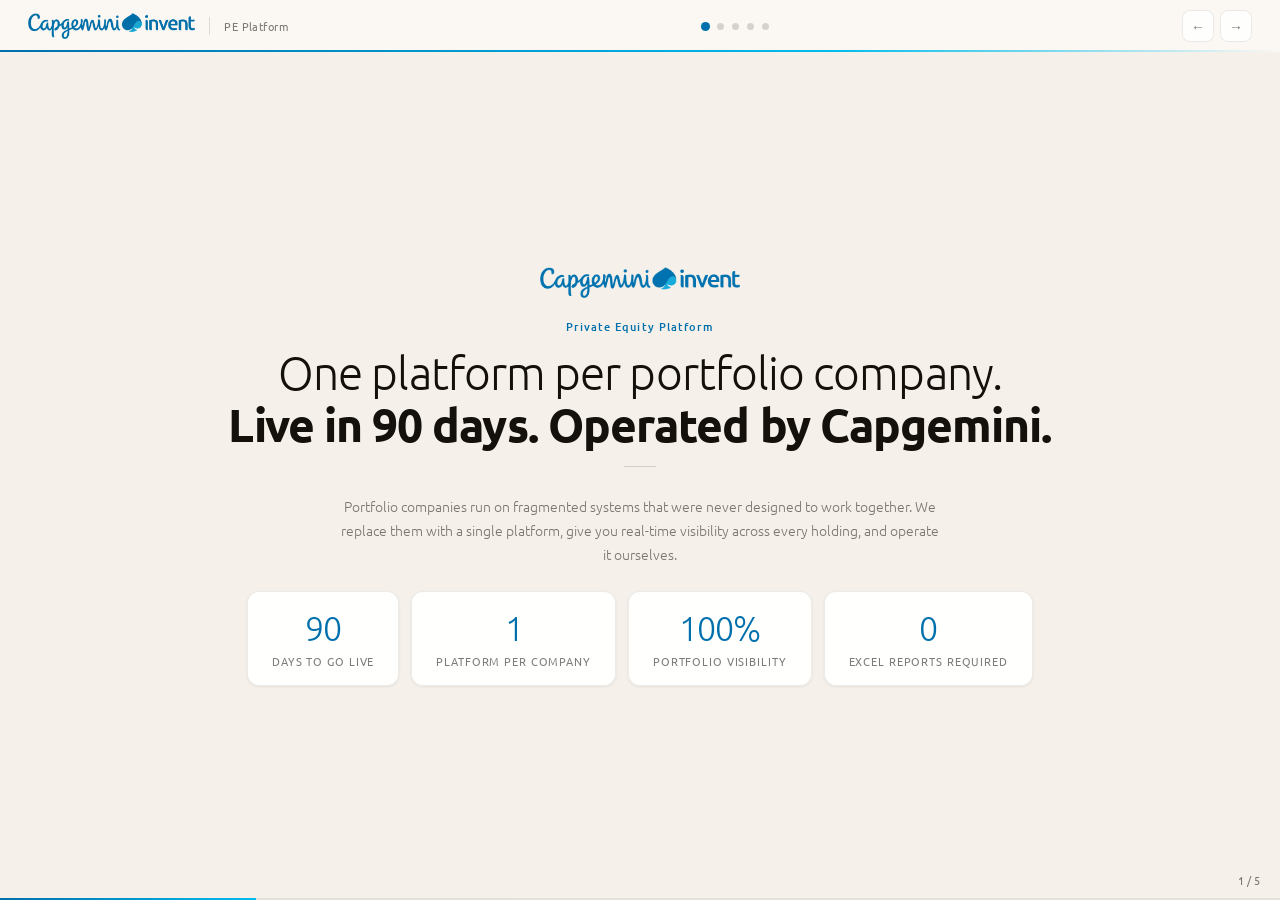
<file: index.html>
<!DOCTYPE html>
<html lang="en">
<head>
<meta charset="UTF-8" />
<meta name="viewport" content="width=device-width, initial-scale=1.0" />
<title>Capgemini Invent – PE Platform</title>
<link rel="stylesheet" href="./design-system/pe-design-system.css">
<script src="https://cdnjs.cloudflare.com/ajax/libs/gsap/3.12.5/gsap.min.js"></script>
<script src="./design-system/pe-design-system.js"></script>
<style>/* Seiten-spezifische Overrides hier einfügen — derzeit keine */</style>
</head>
<body>
  <video id="bg-video" autoplay muted loop playsinline>
    <source src="bg_video.mp4" type="video/mp4">
  </video>
  <div id="bg-overlay"></div>
  <div id="app">
    <nav>
      <div class="nav-brand">
        <img src="capgemini-logo.png" alt="Capgemini Invent" style="height:26px;mix-blend-mode:multiply;">
        <div class="nav-sep"></div>
        <div class="nav-sub">PE Platform</div>
      </div>
      <div class="nav-dots" id="nav-dots"></div>
      <div class="nav-arrows">
        <div class="nav-arrow" id="prev">←</div>
        <div class="nav-arrow" id="next">→</div>
      </div>
    </nav>

    <div id="slides-wrap">

      <!-- 1. HERO -->
      <div class="slide" data-index="0">
        <div class="sc center">
          <img src="capgemini-logo.png" alt="Capgemini Invent"
            style="height:32px;max-width:200px;object-fit:contain;mix-blend-mode:multiply;margin-bottom:20px;"
            onerror="this.style.display='none'">
          <div class="label anim">Private Equity Platform</div>
          <h1 class="anim">One platform per portfolio company.<br><strong>Live in 90 days. Operated by Capgemini.</strong></h1>
          <div class="divider anim" style="margin:16px auto;"></div>
          <p class="sub anim" style="text-align:center;">
            Portfolio companies run on fragmented systems that were never designed to work together. We replace them with a single platform, give you real-time visibility across every holding, and operate it ourselves.
          </p>
          <div class="stats-row anim">
            <div class="stat"><div class="stat-num">90</div><div class="stat-label">Days to go live</div></div>
            <div class="stat"><div class="stat-num">1</div><div class="stat-label">Platform per company</div></div>
            <div class="stat"><div class="stat-num">100%</div><div class="stat-label">Portfolio visibility</div></div>
            <div class="stat"><div class="stat-num">0</div><div class="stat-label">Excel reports required</div></div>
          </div>
        </div>
      </div>

      <!-- 2. THE SITUATION -->
      <div class="slide" data-index="1">
        <div class="sc">
          <div class="label anim">The Situation</div>
          <h2 class="anim">Every portfolio company is running on<br><strong>5 to 12 disconnected systems of record.</strong></h2>
          <div class="divider anim"></div>
          <div class="grid-3 anim">
            <div class="card">
              <div class="card-title">Acquisition cost</div>
              <div class="card-body">Every acquisition loses <strong>3 to 6 months</strong> to data archaeology. Before a single insight is possible, someone has to manually extract, clean, and reconcile data across ERP, CRM, and spreadsheets.</div>
            </div>
            <div class="card">
              <div class="card-title">Hold period cost</div>
              <div class="card-body">Portfolio reporting runs on <strong>quarterly Excel exports</strong> that are months old by the time they arrive. Value creation decisions are made on data that does not reflect the current state of the business.</div>
            </div>
            <div class="card">
              <div class="card-title">Exit cost</div>
              <div class="card-body">Buyers discount companies with fragmented data. <strong>Pre-exit data cleanup takes months</strong> and compresses the achievable multiple. The problem should have been solved at acquisition, not in the final year of ownership.</div>
            </div>
          </div>
          <div class="root-cause anim">
            <p style="font-size:14px;color:var(--muted);line-height:1.7;">The root cause is not a lack of tools. It is the architecture: <strong style="color:var(--text2);">multiple systems of record that were never built to share a common data model.</strong> Adding another integration layer does not solve this. It makes the problem harder to undo.</p>
          </div>
        </div>
      </div>

      <!-- 3. OUR APPROACH -->
      <div class="slide" data-index="2">
        <div class="sc center">
          <div class="label anim">Our Approach</div>
          <h2 class="anim">We don't add another layer on top.<br><strong>We replace the stack.</strong></h2>
          <div class="contrast-grid anim" style="text-align:left;">
            <div class="contrast-card old">
              <div class="contrast-label old">Conventional approach</div>
              <div class="contrast-item"><div class="contrast-dot old"></div><div class="contrast-text old">Connect SAP, Salesforce, and Excel via middleware</div></div>
              <div class="contrast-item"><div class="contrast-dot old"></div><div class="contrast-text old">Each system keeps its own data model and definitions</div></div>
              <div class="contrast-item"><div class="contrast-dot old"></div><div class="contrast-text old">KPI definitions differ across systems; reconciliation stays manual</div></div>
              <div class="contrast-item"><div class="contrast-dot old"></div><div class="contrast-text old">Every acquisition requires a new integration project</div></div>
              <div class="contrast-item"><div class="contrast-dot old"></div><div class="contrast-text old">Complexity grows with each portfolio addition</div></div>
            </div>
            <div class="contrast-card new">
              <div class="contrast-label new">Capgemini approach</div>
              <div class="contrast-item"><div class="contrast-dot new"></div><div class="contrast-text new">One application replaces the fragmented stack per company</div></div>
              <div class="contrast-item"><div class="contrast-dot new"></div><div class="contrast-text new">Single data model, every KPI defined once and applied consistently</div></div>
              <div class="contrast-item"><div class="contrast-dot new"></div><div class="contrast-text new">AI reporting runs on a unified, structured foundation</div></div>
              <div class="contrast-item"><div class="contrast-dot new"></div><div class="contrast-text new">Each new acquisition uses the same playbook, no custom build</div></div>
              <div class="contrast-item"><div class="contrast-dot new"></div><div class="contrast-text new">Complexity decreases as the portfolio grows</div></div>
            </div>
          </div>
          <div class="method-flow anim">
            <div class="method-step">
              <div class="method-num">Step 01</div>
              <div class="method-name">Problem</div>
              <div class="method-desc">Every operational problem is decomposed into a structured issue tree. No technology decision is made until the problem is precisely defined and agreed.</div>
            </div>
            <div class="method-step">
              <div class="method-num">Step 02</div>
              <div class="method-name">Workflow</div>
              <div class="method-desc">The process is mapped in full: every step, decision point, handoff, and data flow. This becomes the specification the platform is built against.</div>
            </div>
            <div class="method-step">
              <div class="method-num">Step 03</div>
              <div class="method-name">Resource</div>
              <div class="method-desc">Human, software, or AI is assigned to each step based on what fits best, not on what is available or habitual. Legacy systems are replaced only once the workflow is fully mapped.</div>
            </div>
          </div>
        </div>
      </div>

      <!-- 4. THE PLATFORM — architecture animation -->
      <div class="slide slide-arch" data-index="3">
        <div class="label anim">The Platform</div>
        <div class="arch-wrap">
          <div class="arch-prog"><div class="arch-prog-fill" id="arch-pbar"></div></div>
          <div class="arch-stage" id="arch-stage"><div class="arch-phase-lbl" id="arch-plbl"></div></div>
          <div class="arch-dots-row" id="arch-dots"></div>
        </div>
      </div>

      <!-- 5. WHY CAPGEMINI INVENT -->
      <div class="slide" data-index="4">
        <div class="sc center">
          <div class="label anim">Why Capgemini Invent</div>
          <h2 class="anim">We built it. We operate it.<br><strong>We are accountable for it.</strong></h2>
          <div class="divider anim" style="margin:16px auto;"></div>
          <div class="proof-rows anim">
            <div class="proof-row">
              <div>
                <div class="proof-title">Not a proposal — a working platform</div>
                <div class="proof-body">The platform exists and is operational. Capgemini Invent built every layer, from the data model to the AI integration. <strong>There is no implementation risk from unproven technology.</strong></div>
              </div>
            </div>
            <div class="proof-row">
              <div>
                <div class="proof-title">Transformation at C-suite scale</div>
                <div class="proof-body">Capgemini Invent has delivered operational transformation programs for global organizations including Roche and Beyond Gravity. We understand what executive-level rollout requires: <strong>stakeholder alignment, change management, and hard deadlines.</strong></div>
              </div>
            </div>
            <div class="proof-row">
              <div>
                <div class="proof-title">One engagement, entire portfolio</div>
                <div class="proof-body">A single contract activates the platform for every current and future portfolio company. <strong>The same playbook, the same data model, the same Capgemini team.</strong> No separate procurement per holding, no ramp-up from scratch on each acquisition.</div>
              </div>
            </div>
          </div>
          <div class="cta-row anim">
            <button class="btn-primary">Request a live demonstration →</button>
            <button class="btn-secondary">Schedule a senior partner conversation</button>
          </div>
        </div>
      </div>

    </div>

    <div id="progress"><div id="progress-fill"></div></div>
    <div class="slide-counter" id="counter">1 / 5</div>
  </div>

<script>
  // ── Slide navigation ──────────────────────────────────────
  const slides  = Array.from(document.querySelectorAll('.slide'));
  const navDots = document.getElementById('nav-dots');
  const total   = slides.length;
  let current = 0, animating = false;

  slides.forEach((_, i) => {
    const d = document.createElement('button');
    d.className = 'nav-dot' + (i === 0 ? ' active' : '');
    d.addEventListener('click', () => goTo(i));
    navDots.appendChild(d);
  });

  function animateCounter(el) {
    const original = el.dataset.orig ?? el.textContent.trim();
    el.dataset.orig = original;
    const suffix = original.replace(/[\d]/g, '');
    const num = parseFloat(original);
    if (isNaN(num)) return;
    const obj = { val: num === 0 ? 12 : 0 };
    gsap.to(obj, {
      val: num, duration: num <= 1 ? 0.7 : 1.5,
      ease: num === 0 ? 'power2.in' : 'power2.out',
      snap: { val: 1 },
      onUpdate() { el.textContent = Math.round(obj.val) + suffix; },
      onComplete() { el.textContent = original; }
    });
  }

  function playSlideOut(el, dir) {
    el.style.pointerEvents = 'none';
    return gsap.to(el, { opacity: 0, x: -60 * dir, duration: 0.38, ease: 'power2.in' });
  }

  function playSlideIn(el, idx, dir) {
    gsap.set(el, { opacity: 0, x: dir === 0 ? 0 : 60 * dir });
    const tl = gsap.timeline({
      onStart:    () => { el.style.pointerEvents = 'all'; },
      onComplete: () => { animating = false; }
    });
    tl.to(el, { opacity: 1, x: 0, duration: 0.52, ease: 'power3.out' });
    const anims = el.querySelectorAll('.anim');
    if (anims.length) {
      tl.from(anims, {
        opacity: 0, y: 20, duration: 0.48,
        stagger: { each: 0.07, ease: 'power2.out' },
        ease: 'power3.out', clearProps: 'all'
      }, '-=0.28');
    }
    if (idx === 0) tl.call(() => el.querySelectorAll('.stat-num').forEach(animateCounter), [], 0.45);
    if (idx === 3) tl.call(archStart, [], 0.5);
    return tl;
  }

  function goTo(idx) {
    if (idx === current || animating) return;
    animating = true;
    const dir = idx > current ? 1 : -1;
    const prev = current;
    current = idx; updateUI();
    const master = gsap.timeline();
    master.add(playSlideOut(slides[prev], dir), 0);
    master.add(playSlideIn(slides[idx], idx, dir), 0.22);
  }

  function updateUI() {
    navDots.querySelectorAll('.nav-dot').forEach((d, i) => d.classList.toggle('active', i === current));
    document.getElementById('counter').textContent = (current + 1) + ' / ' + total;
    gsap.to('#progress-fill', { width: ((current + 1) / total * 100) + '%', duration: 0.5, ease: 'power2.out' });
  }

  document.querySelectorAll('.card, .proof-row, .contrast-card, .method-step').forEach(card => {
    card.addEventListener('mouseenter', () => gsap.to(card, { y: -4, duration: 0.25, ease: 'power2.out' }));
    card.addEventListener('mouseleave', () => gsap.to(card, { y:  0, duration: 0.35, ease: 'power2.out' }));
  });
  document.querySelectorAll('.btn-primary, .btn-secondary').forEach(btn => {
    btn.addEventListener('mouseenter', () => gsap.to(btn, { scale: 1.04, duration: 0.2,  ease: 'back.out(2)' }));
    btn.addEventListener('mouseleave', () => gsap.to(btn, { scale: 1,    duration: 0.28, ease: 'power2.out' }));
  });
  document.querySelectorAll('.nav-arrow').forEach(btn => {
    btn.addEventListener('mouseenter', () => gsap.to(btn, { scale: 1.1, duration: 0.18, ease: 'back.out(2)' }));
    btn.addEventListener('mouseleave', () => gsap.to(btn, { scale: 1,   duration: 0.22, ease: 'power2.out' }));
  });

  document.getElementById('prev').addEventListener('click', () => goTo(Math.max(0, current - 1)));
  document.getElementById('next').addEventListener('click', () => goTo(Math.min(total - 1, current + 1)));
  document.addEventListener('keydown', e => {
    if (e.key === 'ArrowRight' || e.key === 'ArrowDown') goTo(Math.min(total - 1, current + 1));
    if (e.key === 'ArrowLeft'  || e.key === 'ArrowUp')   goTo(Math.max(0, current - 1));
  });
  let tx = 0;
  document.addEventListener('touchstart', e => { tx = e.touches[0].clientX; }, { passive: true });
  document.addEventListener('touchend',   e => {
    const dx = e.changedTouches[0].clientX - tx;
    if (Math.abs(dx) > 50) goTo(dx < 0 ? Math.min(total - 1, current + 1) : Math.max(0, current - 1));
  });

  gsap.from('nav', { opacity: 0, y: -8, duration: 0.6, ease: 'power3.out', delay: 0.1 });
  updateUI();
  initArch();
  playSlideIn(slides[0], 0, 0);
</script>
</body>
</html>
</file>
<file: design-system/pe-design-system.css>
@import url('https://fonts.googleapis.com/css2?family=Ubuntu:ital,wght@0,300;0,400;0,500;0,700;1,300;1,400&display=swap');

/* ══════════════════════════════════════════════════════════════════
   PE DESIGN SYSTEM  —  pe-design-system.css
   ══════════════════════════════════════════════════════════════════
   Reusable stylesheet for the Capgemini PE Platform presentation.

   EINBINDEN:
     <link rel="stylesheet" href="../pe-design-system/pe-design-system.css">

   INHALT:
      1.  Design Tokens (CSS-Variablen für Farben, Radien, Schatten)
      2.  Base Reset & Body
      3.  App Shell (Vollbild-Video, Overlay, Haupt-Layout)
      4.  Navigation Bar
      5.  Slide-Container & einzelne Slides
      6.  Typografie (Labels, Überschriften, Fließtext, Trennlinie)
      7.  Card-Komponente
      8.  Stat-Boxen (große Kennzahl + Label)
      9.  Kontrast-Grid (Alt vs. Neu Vergleich)
     10.  Method-Flow (nummerierte Prozessschritte)
     11.  Proof Rows (Icon + Titel + Text Glaubwürdigkeitszeilen)
     12.  Root-Cause-Box (Hervorgehobener Hinweiskasten)
     13.  Buttons
     14.  Progress Bar & Slide-Counter
     15.  Architecture Animation (arch-* Klassen, zusammen mit pe-design-system.js)
   ══════════════════════════════════════════════════════════════════ */


/* ──────────────────────────────────────────────────────────────────
   1. DESIGN TOKENS
   Alle Markenwerte an einem Ort. Für ein neues Projekt nur diesen
   Block anpassen — der Rest der Datei passt sich automatisch an.
   ────────────────────────────────────────────────────────────────── */
:root {
  /* Primäre Markenfarbe — Capgemini Primary Blue + Cyan */
  --accent:        #0070AD;
  --accent-light:  #00BCEB;
  --accent-border: rgba(0, 112, 173, 0.22);

  /* Textfarben (dunkel auf hellem Hintergrund) */
  --text:  #14100c;
  --text2: #2a2016;
  --muted: rgba(20, 16, 12, 0.55);

  /* Karten- und Oberflächenfarben */
  --card:        rgba(255, 255, 255, 0.94);
  --card-border: rgba(0, 0, 0, 0.08);
  --card-shadow: 0 1px 3px rgba(0, 0, 0, 0.07);

  /* Hervorgehobene Oberfläche (für Akzent-Layer in der Animation) */
  --hi: rgba(232, 244, 246, 0.96);

  /* Globales Ecken-Radius-Token */
  --radius: 12px;
}


/* ──────────────────────────────────────────────────────────────────
   2. BASE RESET & BODY
   Nullt Margins/Padding, setzt globale Schrift und Hintergrundfarbe.
   overflow:hidden verhindert Scrollbalken auf der Präsentationsseite.
   ────────────────────────────────────────────────────────────────── */
* { box-sizing: border-box; margin: 0; padding: 0; }

html, body {
  width: 100%; height: 100%; overflow: hidden;
  color: var(--text);
  font-family: 'Ubuntu', -apple-system, BlinkMacSystemFont, sans-serif;
  font-size: 14px; font-weight: 400;
  background: #f2ede7;
}


/* ──────────────────────────────────────────────────────────────────
   3. APP SHELL — HINTERGRUND & HAUPT-LAYOUT
   #bg-video   — Vollbild-Hintergrundvideo (position:fixed, kein Scroll)
   #bg-overlay — halbtransparentes Tuch über dem Video für Lesbarkeit
   #app        — die eigentliche App-Hülle: Nav + Slide-Bereich als Flex-Column
   ────────────────────────────────────────────────────────────────── */
#bg-video {
  position: fixed; inset: 0;
  width: 100%; height: 100%;
  object-fit: cover; object-position: center;
  z-index: 0; opacity: 0.75;
}

#bg-overlay {
  position: fixed; inset: 0;
  z-index: 1;
  background: rgba(248, 244, 238, 0.45);
}

#app {
  display: flex; flex-direction: column; height: 100vh;
  position: relative; z-index: 2;
}


/* ──────────────────────────────────────────────────────────────────
   4. NAVIGATION BAR
   Fixierte Leiste oben mit Logo, Slide-Dots und Pfeil-Buttons.
   nav           — die Bar selbst (glasmorphism via backdrop-filter)
   .nav-brand    — Logo + Separator + Subtitle links
   .nav-sep      — dünne vertikale Trennlinie zwischen Logo und Subtitle
   .nav-sub      — kleiner Text rechts neben dem Logo
   .nav-dots     — Zeile mit kleinen Kreis-Indikatoren (1 pro Slide)
   .nav-dot      — einzelner Indikator; .active = ausgefüllt + vergrößert
   .nav-arrows   — Prev/Next Pfeil-Buttons rechts
   .nav-arrow    — ein Pfeil-Button
   ────────────────────────────────────────────────────────────────── */
nav {
  display: flex; align-items: center; justify-content: space-between;
  padding: 0 28px; height: 52px; flex-shrink: 0;
  background: rgba(252, 248, 244, 0.86);
  backdrop-filter: blur(20px);
  z-index: 10; position: relative;
}
/* Capgemini gradient stripe — dark → primary blue → cyan, fades out at right */
nav::after {
  content: '';
  position: absolute; bottom: 0; left: 0; right: 0; height: 2px;
  background: linear-gradient(to right,
    var(--accent) 0%,
    var(--accent-light) 65%,
    transparent 100%
  );
}

.nav-brand  { display: flex; align-items: center; gap: 14px; }
.nav-sep    { width: 1px; height: 18px; background: rgba(0, 0, 0, 0.12); }
.nav-sub    { font-size: 11px; color: var(--muted); letter-spacing: 0.04em; }

.nav-dots   { display: flex; gap: 8px; align-items: center; }
.nav-dot {
  width: 7px; height: 7px; border-radius: 50%;
  cursor: pointer; background: rgba(0, 0, 0, 0.15);
  transition: background 0.25s, transform 0.25s;
  border: none; outline: none;
}
.nav-dot.active { background: var(--accent); transform: scale(1.3); }

.nav-arrows { display: flex; gap: 6px; }
.nav-arrow {
  width: 32px; height: 32px; border-radius: 8px; cursor: pointer;
  background: rgba(255, 255, 255, 0.8); border: 1px solid var(--card-border);
  color: var(--muted); font-size: 14px;
  display: flex; align-items: center; justify-content: center;
  user-select: none;
}


/* ──────────────────────────────────────────────────────────────────
   5. SLIDE-CONTAINER & EINZELNE SLIDES
   #slides-wrap  — füllt den verbleibenden Platz unterhalb der Nav
   .slide        — jeder Slide ist absolut positioniert und initial unsichtbar
                   (Sichtbarkeit wird per GSAP opacity-Animation gesteuert)
   .slide-arch   — Override für den Architecture-Slide: oben ausgerichtet
                   statt zentriert, damit die Animation den Platz füllt
   ────────────────────────────────────────────────────────────────── */
#slides-wrap { flex: 1; overflow: hidden; position: relative; }

.slide {
  position: absolute; inset: 0;
  display: flex; flex-direction: column;
  align-items: center; justify-content: center;
  padding: 28px 60px;
  opacity: 0; pointer-events: none;
  will-change: transform, opacity;
  overflow-y: auto;
}
.slide::-webkit-scrollbar       { width: 4px; }
.slide::-webkit-scrollbar-thumb { background: rgba(0, 0, 0, 0.15); border-radius: 2px; }

/* Architecture-Slide: oben ausgerichtet, damit die Animation den Raum füllt */
.slide-arch {
  justify-content: flex-start;
  align-items: stretch;
  overflow: hidden;
}


/* ──────────────────────────────────────────────────────────────────
   6. TYPOGRAFIE
   .label    — kleines All-Caps-Label über Überschriften (z.B. "The Platform")
   h1        — große Display-Überschrift, fluid sizing
   h2        — mittlere Abschnittsüberschrift, fluid sizing
   .sub      — Fließtext-Untertitel unterhalb einer Überschrift
   .divider  — horizontale Akzentlinie zwischen Heading und Content
   .sc       — Inhaltscontainer (max-width, linksbündig)
   .sc.center— zentrierte Variante
   ────────────────────────────────────────────────────────────────── */
.label {
  font-size: 11px; font-weight: 500;
  letter-spacing: 0.10em;
  color: var(--accent); margin-bottom: 12px;
}

h1 {
  font-size: clamp(26px, 3.6vw, 46px);
  font-weight: 300; line-height: 1.12; letter-spacing: -0.02em;
}
h1 strong { font-weight: 700; }

h2 {
  font-size: clamp(20px, 2.4vw, 30px);
  font-weight: 300; line-height: 1.2; letter-spacing: -0.02em;
}
h2 strong { font-weight: 700; }

.sub {
  font-size: 14px; color: var(--muted); font-weight: 300;
  margin-top: 12px; max-width: 600px; line-height: 1.7;
}

/* Kurze horizontale Trennlinie, oft zwischen Heading und Card-Grid */
.divider {
  width: 32px; height: 1px;
  background: rgba(0, 0, 0, 0.14); border-radius: 1px;
  margin: 16px 0;
}

.sc        { display: flex; flex-direction: column; align-items: flex-start; width: 100%; max-width: 860px; }
.sc.center { align-items: center; text-align: center; }


/* ──────────────────────────────────────────────────────────────────
   7. CARD-KOMPONENTE
   Frosted-Glass-Karte mit Akzentrahmen für Kernaussagen.
   .card        — die Karte selbst
   .card-title  — kleines All-Caps-Heading innerhalb der Karte
   .card-body   — Fließtext; <strong> für Hervorhebungen
   .grid-3      — Drei-Spalten-Raster für mehrere Karten nebeneinander
   ────────────────────────────────────────────────────────────────── */
.card {
  background: var(--card); border: 1px solid var(--card-border);
  border-radius: var(--radius); padding: 20px 24px;
  box-shadow: var(--card-shadow);
}
.card-title {
  font-size: 11px; font-weight: 700;
  text-transform: uppercase; letter-spacing: 0.08em;
  color: var(--accent); margin-bottom: 7px;
}
.card-body { font-size: 14px; color: var(--muted); line-height: 1.65; }
.card-body strong { color: var(--text2); font-weight: 700; }

.grid-3 {
  display: grid; grid-template-columns: repeat(3, 1fr);
  gap: 12px; width: 100%; max-width: 860px;
}


/* ──────────────────────────────────────────────────────────────────
   8. STAT-BOXEN  (große Kennzahl + kleines Label)
   .stats-row  — Flex-Zeile, die mehrere .stat-Boxen aufnimmt
   .stat       — einzelne Box (zentriert, Frosted-Glass)
   .stat-num   — die große Zahl (fluid sizing, Akzentfarbe)
   .stat-label — kleinere Beschriftung darunter
   ────────────────────────────────────────────────────────────────── */
.stats-row {
  display: flex; gap: 12px; margin-top: 24px;
  flex-wrap: wrap; justify-content: center;
}
.stat {
  text-align: center; padding: 16px 24px;
  background: var(--card); border: 1px solid var(--card-border);
  border-radius: var(--radius); box-shadow: var(--card-shadow);
  min-width: 100px;
}
.stat-num {
  font-size: clamp(22px, 2.8vw, 34px);
  font-weight: 300; color: var(--accent); letter-spacing: -0.03em;
}
.stat-label {
  font-size: 11px; color: var(--muted);
  text-transform: uppercase; letter-spacing: 0.08em; margin-top: 4px;
}


/* ──────────────────────────────────────────────────────────────────
   9. KONTRAST-GRID  (Alt-Ansatz vs. Neu-Ansatz)
   Zwei Spalten nebeneinander: links ausgeblendet (Alt), rechts betont (Neu).
   .contrast-grid        — das 2-Spalten-Raster
   .contrast-card.old    — ausgegraut, "Vorher"-Spalte
   .contrast-card.new    — leuchtend, "Nachher"-Spalte
   .contrast-label       — Spaltenüberschrift
   .contrast-item        — eine Zeile mit Punkt + Text
   .contrast-dot         — kleiner Kreis vor dem Text
   .contrast-text        — der Zeilentext
   ────────────────────────────────────────────────────────────────── */
.contrast-grid {
  display: grid; grid-template-columns: 1fr 1fr;
  gap: 12px; width: 100%; max-width: 860px; margin-top: 6px;
}
.contrast-card {
  border-radius: var(--radius); padding: 20px 24px;
  box-shadow: var(--card-shadow);
}
.contrast-card.old { background: rgba(234, 229, 222, 0.95); border: 1px solid rgba(0, 0, 0, 0.07); }
.contrast-card.new { background: var(--card); border: 1px solid var(--card-border); }

.contrast-label     { font-size: 11px; font-weight: 700; text-transform: uppercase; letter-spacing: 0.08em; margin-bottom: 10px; }
.contrast-label.old { color: rgba(20, 18, 12, 0.35); }
.contrast-label.new { color: var(--accent); }

.contrast-item              { display: flex; align-items: flex-start; gap: 9px; margin-bottom: 8px; }
.contrast-item:last-child   { margin-bottom: 0; }
.contrast-dot               { width: 5px; height: 5px; border-radius: 50%; margin-top: 6px; flex-shrink: 0; }
.contrast-dot.old           { background: rgba(20, 18, 12, 0.2); }
.contrast-dot.new           { background: var(--accent); }
.contrast-text              { font-size: 14px; line-height: 1.5; }
.contrast-text.old          { color: rgba(20, 18, 12, 0.42); }
.contrast-text.new          { color: var(--text2); font-weight: 700; }


/* ──────────────────────────────────────────────────────────────────
  10. METHOD-FLOW  (nummerierte horizontale Prozessschritte)
   .method-flow      — die Zeile aller Schritte
   .method-step      — ein Schritt als Karte; ::after erzeugt den →-Pfeil
   .method-num       — "Step 01" Label oben in der Karte
   .method-icon      — Emoji/Icon-Bereich
   .method-name      — fetter Stufentitel
   .method-desc      — Beschreibungstext
   ────────────────────────────────────────────────────────────────── */
.method-flow {
  display: flex; align-items: stretch;
  width: 100%; max-width: 820px; margin-top: 14px;
}
.method-step {
  flex: 1; padding: 22px 18px; text-align: center;
  background: var(--card); border: 1px solid var(--card-border);
  border-radius: var(--radius); box-shadow: var(--card-shadow);
  position: relative;
}
/* Pfeil-Connector zwischen den Schritten */
.method-step:not(:last-child)::after {
  content: '→'; position: absolute;
  right: -18px; top: 50%; transform: translateY(-50%);
  font-size: 14px; color: var(--muted); z-index: 2;
}
.method-step + .method-step { margin-left: 30px; }
.method-num  { font-size: 11px; font-weight: 500; color: var(--accent); letter-spacing: 0.08em; text-transform: uppercase; margin-bottom: 8px; }
.method-icon { font-size: 22px; margin-bottom: 8px; }
.method-name { font-size: 14px; font-weight: 700; color: var(--text); margin-bottom: 6px; }
.method-desc { font-size: 14px; color: var(--muted); line-height: 1.6; }


/* ──────────────────────────────────────────────────────────────────
  11. PROOF ROWS  (Glaubwürdigkeitszeilen: Icon + Titel + Fließtext)
   .proof-rows  — vertikaler Stack aller Zeilen
   .proof-row   — eine Zeile (Icon links, Text rechts)
   .proof-icon  — Emoji/Icon, flex-shrink:0 damit er nicht schrumpft
   .proof-title — fette Überschrift der Zeile
   .proof-body  — Fließtext; <strong> für Hervorhebungen
   ────────────────────────────────────────────────────────────────── */
.proof-rows { display: flex; flex-direction: column; gap: 10px; width: 100%; max-width: 760px; }
.proof-row {
  display: flex; gap: 18px; align-items: flex-start; padding: 18px 24px;
  background: var(--card); border: 1px solid var(--card-border);
  border-radius: var(--radius); box-shadow: var(--card-shadow);
}
.proof-icon  { font-size: 18px; flex-shrink: 0; margin-top: 1px; }
.proof-title { font-size: 14px; font-weight: 700; color: var(--text); margin-bottom: 3px; }
.proof-body  { font-size: 14px; color: var(--muted); line-height: 1.6; }
.proof-body strong { color: var(--text2); font-weight: 700; }


/* ──────────────────────────────────────────────────────────────────
  12. ROOT-CAUSE-BOX
   Volle Breite, Karten-Stil — für Zusammenfassungen / hervorgehobene
   Aussagen unterhalb eines Card-Grids.
   ────────────────────────────────────────────────────────────────── */
.root-cause {
  margin-top: 16px; padding: 18px 24px;
  background: var(--card); border: 1px solid var(--card-border);
  border-radius: var(--radius); box-shadow: var(--card-shadow);
  max-width: 860px; width: 100%;
}


/* ──────────────────────────────────────────────────────────────────
  13. BUTTONS
   .btn-primary   — gefüllter Akzent-Button (primärer CTA)
   .btn-secondary — Outline-Button (sekundärer CTA)
   .cta-row       — Flex-Zeile, die beide Buttons aufnimmt
   ────────────────────────────────────────────────────────────────── */
.cta-row { display: flex; gap: 10px; flex-wrap: wrap; margin-top: 20px; }

.btn-primary {
  padding: 13px 26px; background: var(--accent); color: #fff;
  border-radius: 10px; font-weight: 700; font-size: 14px; letter-spacing: 0;
  cursor: pointer; border: none; font-family: inherit;
}
.btn-primary:hover { background: #335f8f; }

.btn-secondary {
  padding: 13px 26px; border: 1px solid var(--card-border);
  color: var(--accent); border-radius: 10px; font-size: 14px;
  background: var(--card); cursor: pointer; font-family: inherit;
}


/* ──────────────────────────────────────────────────────────────────
  14. PROGRESS BAR & SLIDE-COUNTER
   #progress       — 2px-Balken am unteren Viewport-Rand
   #progress-fill  — der gefärbte Fortschrittsanteil
   .slide-counter  — "2 / 5" Text unten rechts
   ────────────────────────────────────────────────────────────────── */
#progress {
  position: fixed; bottom: 0; left: 0; right: 0;
  height: 2px; background: rgba(0, 0, 0, 0.07); z-index: 20;
}
#progress-fill {
  height: 100%; width: 0;
  background: linear-gradient(to right, var(--accent), var(--accent-light));
}

.slide-counter {
  position: fixed; bottom: 12px; right: 20px;
  font-size: 11px; color: var(--muted); z-index: 20;
}


/* ──────────────────────────────────────────────────────────────────
  15. ARCHITECTURE ANIMATION  (arch-* Klassen)
   Wird zusammen mit pe-design-system.js verwendet.
   Die JS-Datei baut die DOM-Struktur auf und steuert alle GSAP-
   Animationen. Das HTML muss folgende Elemente enthalten:

     <div class="arch-wrap">
       <div class="arch-prog">
         <div class="arch-prog-fill" id="arch-pbar"></div>
       </div>
       <div class="arch-stage" id="arch-stage">
         <div class="arch-phase-lbl" id="arch-plbl"></div>
       </div>
       <div class="arch-dots-row" id="arch-dots"></div>
     </div>

   .arch-wrap       — füllt die verfügbare Höhe im .slide-arch Container
   .arch-prog       — 2px-Fortschrittsbalken oben (zeigt Verweildauer an)
   .arch-prog-fill  — der gefärbte Fortschrittsanteil
   .arch-stage      — der Bereich, in dem Phasen gerendert werden
   .arch-view       — eine Phase (absolut positioniert im Stage)
   .arch-phase-lbl  — zentriertes Label, das den Phasennamen anzeigt
   .arch-layer      — eine horizontale Schicht-Zeile (L0–L3)
   .arch-layer.hi   — Hervorgehobene Variante (Akzentfarbe, für Sub-Layer)
   .arch-lid        — linkes Badge mit der Layer-ID (z.B. "L2a")
   .arch-lbody      — rechter Inhaltsbereich mit Name + Untertitel
   .arch-lname      — Layername (fett)
   .arch-lsub       — Subtitel des Layers (kleiner Text)
   .arch-stack      — vertikaler Stapel aus .arch-layer Elementen
   .arch-dots-row   — Zeile der klickbaren Phasen-Indikatoren unten
   .arch-dot        — einzelner Phasenindikator; .active = ausgefüllt
   ────────────────────────────────────────────────────────────────── */
.arch-wrap {
  flex: 1; min-height: 0; width: 100%;
  display: flex; flex-direction: column;
  overflow: hidden; user-select: none;
}
.arch-prog      { height: 2px; background: rgba(62, 111, 163, 0.09); flex-shrink: 0; }
.arch-prog-fill { height: 100%; background: var(--accent); width: 0; }
.arch-stage     { flex: 1; position: relative; overflow: hidden; min-height: 0; }

/* Jede Phase wird absolut positioniert und ist initial unsichtbar */
.arch-view {
  position: absolute; inset: 0;
  display: flex; align-items: center; justify-content: center;
  padding: 14px 22px 8px; opacity: 0; overflow: hidden;
}

/* Kurzer Phasenname, erscheint oben mittig und faded dann aus */
.arch-phase-lbl {
  position: absolute; top: 10px; left: 50%; transform: translateX(-50%);
  font-size: 11px; font-weight: 500; letter-spacing: 0.12em; text-transform: uppercase;
  color: var(--accent); opacity: 0; white-space: nowrap;
  pointer-events: none; z-index: 100;
}

/* Eine horizontale Schicht-Zeile */
.arch-layer {
  display: flex; align-items: stretch;
  border: 1px solid var(--card-border); border-radius: 8px;
  background: var(--card); box-shadow: var(--card-shadow);
  overflow: hidden; width: 100%; flex-shrink: 0;
}
/* Hervorgehobene Variante — für Sub-Layer (L1a, L1b, L2a, L2b) */
.arch-layer.hi { background: var(--hi); border-color: var(--accent-border); }

/* Linkes Badge mit der Layer-Bezeichnung */
.arch-lid {
  width: 38px; display: flex; align-items: center; justify-content: center;
  font-size: 11px; font-weight: 700; letter-spacing: 0.06em; color: var(--accent);
  border-right: 1px solid var(--card-border);
  background: rgba(0, 0, 0, 0.02); flex-shrink: 0; padding: 10px 0;
}
.arch-layer.hi .arch-lid {
  background: rgba(62, 111, 163, 0.06);
  border-right-color: var(--accent-border);
}

/* Rechter Inhaltsbereich mit Name und Untertitel */
.arch-lbody { flex: 1; padding: 8px 12px; display: flex; flex-direction: column; justify-content: center; }
.arch-lname { font-size: 14px; font-weight: 700; color: #14100c; line-height: 1.2; }
.arch-layer.hi .arch-lname { color: var(--accent); }
.arch-lsub  { font-size: 11px; color: var(--muted); margin-top: 2px; line-height: 1.35; }

/* Vertikaler Stapel aus .arch-layer Elementen */
.arch-stack { display: flex; flex-direction: column; gap: 5px; width: 100%; }

/* Zeile der Phasen-Indikatoren unterhalb der Animation */
.arch-dots-row {
  display: flex; align-items: center; justify-content: center;
  padding: 5px 0 9px; gap: 7px; flex-shrink: 0;
}
.arch-dot {
  width: 6px; height: 6px; border-radius: 50%;
  background: rgba(62, 111, 163, 0.18); cursor: pointer;
  border: none; outline: none;
  transition: background 0.25s, transform 0.25s;
}
.arch-dot.active { background: var(--accent); transform: scale(1.45); }
</file>
